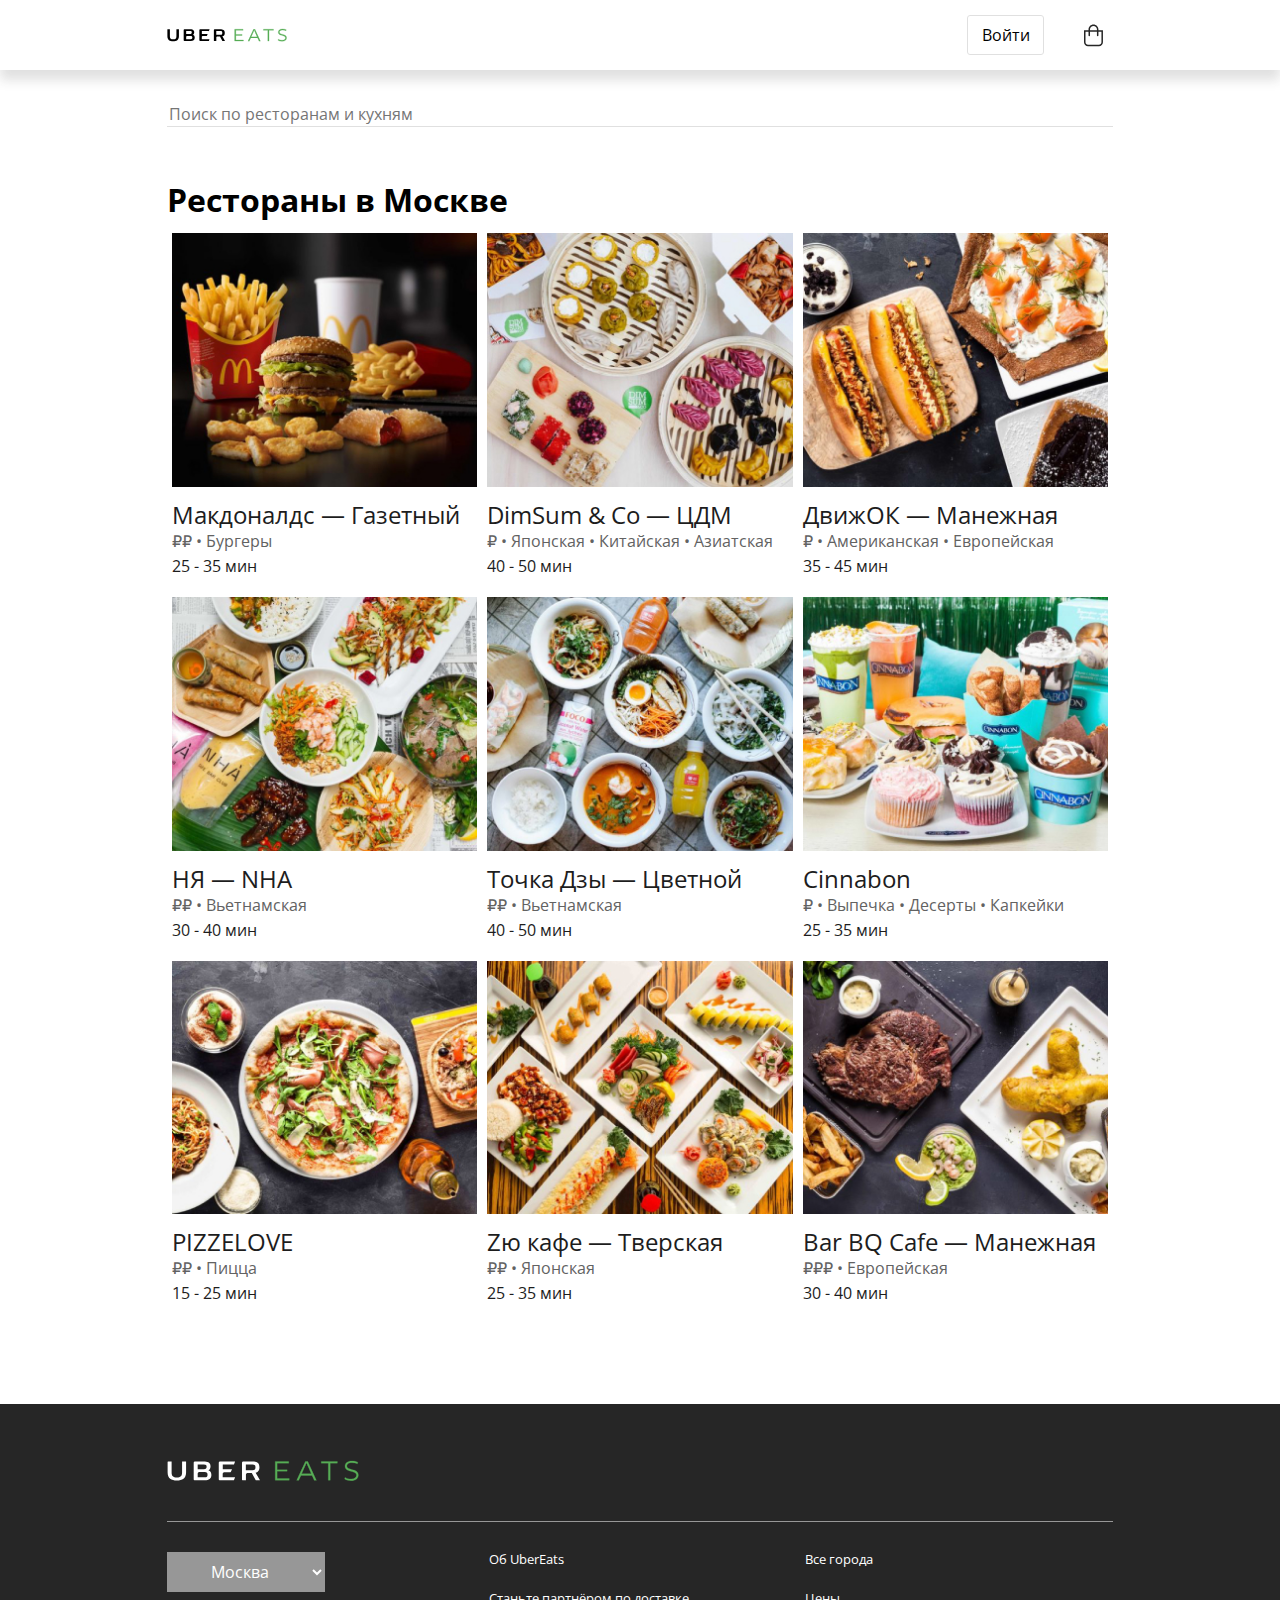
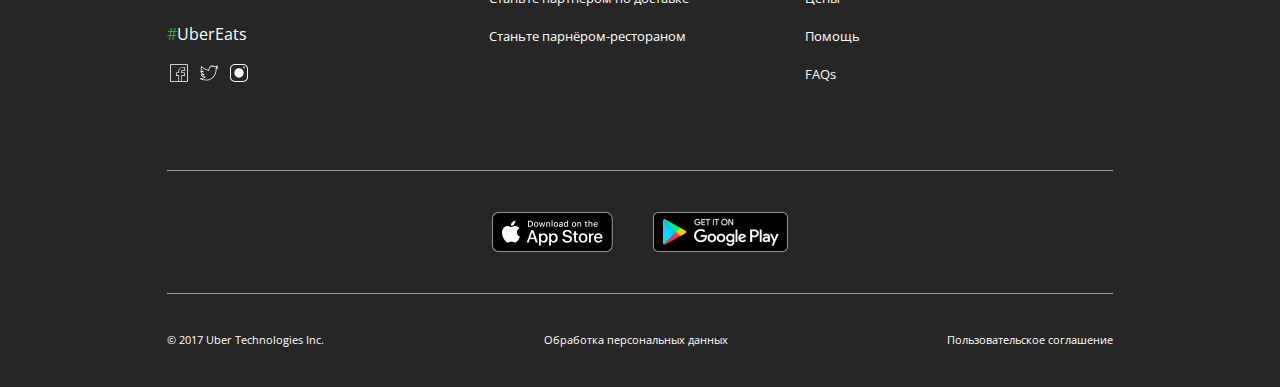
<file: index.html>
<!DOCTYPE html>
<html lang="en">

<head>
	<meta charset="UTF-8">
	<meta http-equiv="X-UA-Compatible" content="IE=edge">
	<meta name="viewport" content="width=device-width, initial-scale=1.0, maximum-scale=1.0, user-scalable=0">
	<link rel="preconnect" href="https://fonts.googleapis.com">
	<link rel="preconnect" href="https://fonts.gstatic.com" crossorigin>
	<link
		href="https://fonts.googleapis.com/css2?family=Open+Sans:wght@400;600;700;800&family=Rubik:wght@400;700&display=swap"
		rel="stylesheet">
	<link rel="stylesheet" href="css/style.css">
	<title>Uber Eats</title>
</head>

<body>
	<header>
		<div class="content container">
			<img src="img/logo.svg" alt="" class="logo">
			<div class="header__left">
				<button class="enter">Войти</button>
				<img src="img/basket.svg" alt="" class="basket">
			</div>
		</div>
	</header>
	<div class="container">
		<div class="search">
			<input type="text" class="searchButton" placeholder="Поиск по ресторанам и кухням">
		</div>
		<h1>Рестораны в Москве</h1>
		<div class="restaurants">
			<div class="card mac">
				<a href="restaurant.html">
					<img src="img/Mac.jpg" alt="" class="card__img">
				</a>
				<a href="restaurant.html">
					<h2 class="card__h2">Макдоналдс — Газетный</h2>
				</a>
				<p class="card__class">₽₽ • Бургеры</p>
				<p class="card__time">25 - 35 мин</p>
			</div>
			<div class="card DimSum">
				<a href="restaurant.html">
					<img src="img/DimSum.jpg" alt="" class="card__img">
				</a>
				<a href="restaurant.html">
					<h2 class="card__h2">DimSum & Co — ЦДМ</h2>
				</a>
				<p class="card__class">₽ • Японская • Китайская • Азиатская</p>
				<p class="card__time">40 - 50 мин</p>
			</div>
			<div class="card ДвижОк">
				<a href="restaurant.html">
					<img src="img/ДвижОк.jpg" alt="" class="card__img">
				</a>
				<a href="restaurant.html">
					<h2 class="card__h2">ДвижОК — Манежная</h2>
				</a>
				<p class="card__class">₽ • Американская • Европейская</p>
				<p class="card__time">35 - 45 мин</p>
			</div>
			<div class="card Ня">
				<a href="restaurant.html">
					<img src="img/Ня.jpg" alt="" class="card__img">
				</a>
				<a href="restaurant.html">
					<h2 class="card__h2">НЯ — NHA</h2>
				</a>
				<p class="card__class">₽₽ • Вьетнамская</p>
				<p class="card__time">30 - 40 мин</p>
			</div>
			<div class="card ТочкаДзы">
				<a href="restaurant.html">
					<img src="img/ТочкаДзы.jpg" alt="" class="card__img">
				</a>
				<a href="restaurant.html">
					<h2 class="card__h2">Точка Дзы — Цветной</h2>
				</a>
				<p class="card__class">₽₽ • Вьетнамская</p>
				<p class="card__time">40 - 50 мин</p>
			</div>
			<div class="card cinnabon">
				<a href="restaurant.html">
					<img src="img/cinnabon.jpg" alt="" class="card__img">
				</a>
				<a href="restaurant.html">
					<h2 class="card__h2">Cinnabon</h2>
				</a>
				<p class="card__class">₽ • Выпечка • Десерты • Капкейки</p>
				<p class="card__time">25 - 35 мин</p>
			</div>
			<div class="card pizzelove">
				<a href="restaurant.html">
					<img src="img/pizzelove.jpg" alt="" class="card__img">
				</a>
				<a href="restaurant.html">
					<h2 class="card__h2">PIZZELOVE</h2>
				</a>
				<p class="card__class">₽₽ • Пицца</p>
				<p class="card__time">15 - 25 мин</p>
			</div>
			<div class="card ZюКафе">
				<a href="restaurant.html">
					<img src="img/ZюКафе.jpg" alt="" class="card__img">
				</a>
				<a href="restaurant.html">
					<h2 class="card__h2">Zю кафе — Тверская</h2>
				</a>
				<p class="card__class">₽₽ • Японская</p>
				<p class="card__time">25 - 35 мин</p>
			</div>
			<div class="card BarBQCafe">
				<a href="restaurant.html">
					<img src="img/BarBQCafe.jpg" alt="" class="card__img">
				</a>
				<a href="restaurant.html">
					<h2 class="card__h2">Bar BQ Cafe — Манежная</h2>
				</a>
				<p class="card__class">₽₽₽ • Европейская</p>
				<p class="card__time">30 - 40 мин</p>
			</div>
		</div>
	</div>
	<footer>
		<div class="black__content container">
			<img src="img/white-logo.svg" alt="" class="white-logo">
			<div class="about">
				<div class="block1">
					<select name="" id="">
						<option> Москва</option>
						<option>Санкт-Петербург</option>
					</select>
					<p class="tag"><span>#</span>UberEats</p>
					<div class="media">
						<img src="img/facebook.svg" alt="" class="media__img">
						<img src="img/twitter.svg" alt="" class="media__img">
						<img src="img/instagram.svg" alt="" class="media__img">
					</div>
				</div>
				<div class="block2">
					<p class="partner">Об UberEats</p>
					<p class="partner">Станьте партнёром по доставке</p>
					<p class="partner">Станьте парнёром-рестораном</p>
				</div>
				<div class="block3">
					<p class="faqs">Все города</p>
					<p class="faqs">Цены</p>
					<p class="faqs">Помощь</p>
					<p class="faqs">FAQs</p>
				</div>
			</div>
			<div class="download">
				<div class="stores">
					<img src="img/appStore.png" alt="" class="appStore">
					<img src="img/Google.png" alt="" class="googlePlay">
				</div>
			</div>
			<div class="text">
				<p class="text__p">© 2017 Uber Technologies Inc.</p>
				<p class="text__p">Обработка персональных данных</p>
				<p class="text__p">Пользовательское соглашение</p>
			</div>
		</div>
	</footer>
	<a class="back_to_top" title="Наверх">↑</a>
	<script src="http://ajax.googleapis.com/ajax/libs/jquery/1.7.1/jquery.min.js"></script>
	<script src="script/script.js"></script>
</body>
</file>
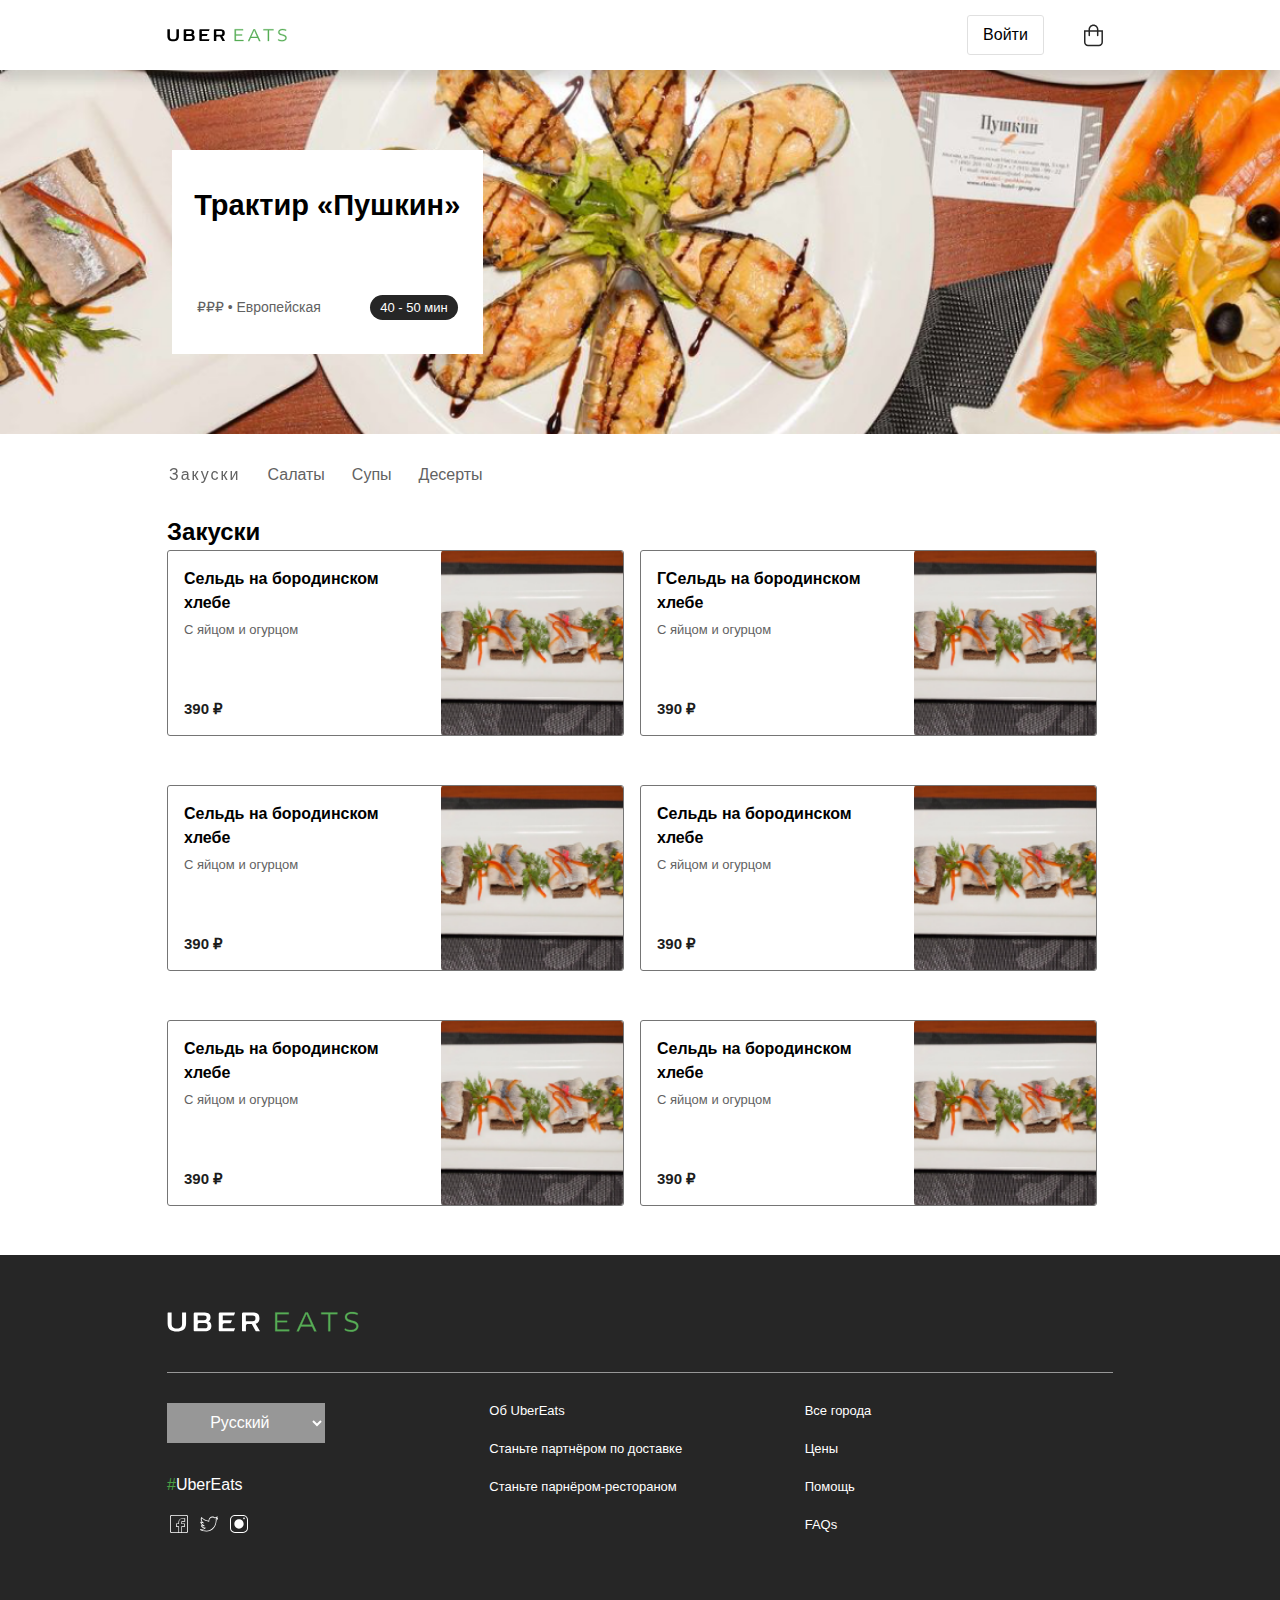
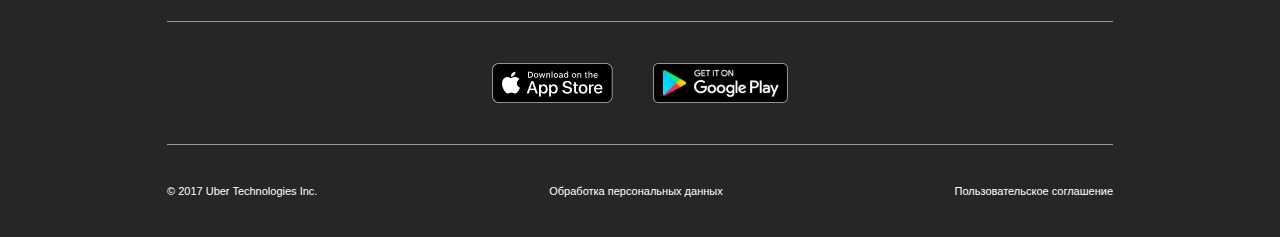
<file: restaurant.html>
<!DOCTYPE html>
<html lang="en">

<head>
	<meta charset="UTF-8">
	<meta http-equiv="X-UA-Compatible" content="IE=edge">
	<meta name="viewport" content="width=device-width, initial-scale=1.0, maximum-scale=1.0, user-scalable=0">
	<link rel="stylesheet" href="css/style.css">
	<title>Pushkin</title>
</head>

<body>
	<header>
		<div class="content container">
			<img src="img/logo.svg" alt="" class="logo">
			<div class="header__left">
				<button class="enter">Войти</button>
				<img src="img/basket.svg" alt="" class="basket">
			</div>
		</div>
	</header>
	<div class="pushkin-restaurant__head">
		<div class="container">
			<div class="pushkin__head">
				<div class="pushkin__info">
					<h2 class="pushkin__h2">Трактир «Пушкин»</h2>
					<div class="poushkin__intelligence">
						<div class="pushkin__prise">₽₽₽ • Европейская</div>
						<div class="pushkin__time">
							<p class="pushkin__p">40 - 50 мин</p>
						</div>
					</div>
				</div>
			</div>

		</div>

	</div>
	<div class="pushkin__filter container">
		<ul class="puskin__menu">
			<a href="" class="block__title">
				<li class="pushkin__li ">Закуски</li>
			</a>
			<a href="" class="root">
				<li class="pushkin__li">Салаты</li>
			</a>
			<a href="" class="root">
				<li class="pushkin__li">Супы</li>
			</a>
			<a href="" class="root">
				<li class="pushkin__li">Десерты</li>
			</a>
		</ul>
	</div>
	<div class="container">
		<h2 class="snack__h2">Закуски</h2>
	</div>
	<div class="pushkin__snacks">


		<div class="card-dish">
			<div class="cadr-dish-block1">
				<h3 class="card-dish__name">Сельдь на бородинском хлебе</h3>
				<p class="card-dish__ingridients">С яйцом и огурцом</p>
				<p class="card-dish__price">390 ₽</p>
			</div>
			<img src="img/herring.png" alt="" class="card-dish__img">
		</div>
		<div class="card-dish">
			<div class="cadr-dish-block1">
				<h3 class="card-dish__name">ГСельдь на бородинском хлебе</h3>
				<p class="card-dish__ingridients">С яйцом и огурцом</p>
				<p class="card-dish__price">390 ₽</p>
			</div>
			<img src="img/herring.png" alt="" class="card-dish__img">
		</div>
		<div class="card-dish">
			<div class="cadr-dish-block1">
				<h3 class="card-dish__name">Сельдь на бородинском хлебе</h3>
				<p class="card-dish__ingridients">С яйцом и огурцом</p>
				<p class="card-dish__price">390 ₽</p>
			</div>
			<img src="img/herring.png" alt="" class="card-dish__img">
		</div>
		<div class="card-dish">
			<div class="cadr-dish-block1">
				<h3 class="card-dish__name">Сельдь на бородинском хлебе</h3>
				<p class="card-dish__ingridients">С яйцом и огурцом</p>
				<p class="card-dish__price">390 ₽</p>
			</div>
			<img src="img/herring.png" alt="" class="card-dish__img">
		</div>
		<div class="card-dish">
			<div class="cadr-dish-block1">
				<h3 class="card-dish__name">Сельдь на бородинском хлебе</h3>
				<p class="card-dish__ingridients">С яйцом и огурцом</p>
				<p class="card-dish__price">390 ₽</p>
			</div>
			<img src="img/herring.png" alt="" class="card-dish__img">
		</div>
		<div class="card-dish">
			<div class="cadr-dish-block1">
				<h3 class="card-dish__name">Сельдь на бородинском хлебе</h3>
				<p class="card-dish__ingridients">С яйцом и огурцом</p>
				<p class="card-dish__price">390 ₽</p>
			</div>
			<img src="img/herring.png" alt="" class="card-dish__img">
		</div>

	</div>
	<footer>
		<div class="black__content container">
			<img src="/img/white-logo.svg" alt="" class="white-logo">
			<div class="about">
				<div class="block1">
					<select name="" id="">
						<option> Русский</option>
						<option>Английский</option>
					</select>
					<p class="tag"><span>#</span>UberEats</p>
					<div class="media">
						<img src="/img/facebook.svg" alt="" class="media__img">
						<img src="/img/twitter.svg" alt="" class="media__img">
						<img src="/img/instagram.svg" alt="" class="media__img">
					</div>
				</div>
				<div class="block2">
					<p class="partner">Об UberEats</p>
					<p class="partner">Станьте партнёром по доставке</p>
					<p class="partner">Станьте парнёром-рестораном</p>
				</div>
				<div class="block3">
					<p class="faqs">Все города</p>
					<p class="faqs">Цены</p>
					<p class="faqs">Помощь</p>
					<p class="faqs">FAQs</p>
				</div>
			</div>
			<div class="download">
				<div class="stores">
					<img src="/img/appStore.png" alt="" class="appStore">
					<img src="/img/Google.png" alt="" class="googlePlay">
				</div>
			</div>
			<div class="text">
				<p class="text__p">© 2017 Uber Technologies Inc.</p>
				<p class="text__p">Обработка персональных данных</p>
				<p class="text__p">Пользовательское соглашение</p>
			</div>
		</div>
	</footer>
	<a class="back_to_top" title="Наверх">↑</a>
	<script src="http://ajax.googleapis.com/ajax/libs/jquery/1.7.1/jquery.min.js"></script>
	<script src="script/script.js"></script>
</body>

</html>
</file>
<file: css/style.css>
*,
*::before,
*::after {
  box-sizing: border-box;
}

ul[class],
ol[class] {
  padding: 0;
}

body,
h1,
h2,
h3,
h4,
p,
ul[class],
ol[class],
li,
figure,
figcaption,
blockquote,
dl,
dd {
  margin: 0;
}

body {
  min-height: 100vh;
  scroll-behavior: smooth;
  text-rendering: optimizeSpeed;
  line-height: 1.5;
}
ul[class],
ol[class] {
  list-style: none;
}

a:not([class]) {
  text-decoration-skip-ink: auto;
}

img {
  max-width: 100%;
  display: block;
}

article > * + * {
  margin-top: 1em;
}

input,
button,
textarea,
select {
  font: inherit;
}

@media (prefers-reduced-motion: reduce) {
  * {
    animation-duration: 0.01ms !important;
    animation-iteration-count: 1 !important;
    transition-duration: 0.01ms !important;
    scroll-behavior: auto !important;
  }
}

html {
	font-family: -apple-system, BlinkMacSystemFont, 'Segoe UI', Roboto, Oxygen, Ubuntu, Cantarell, 'Open Sans', 'Helvetica Neue', sans-serif;
}

.container {
	max-width: 956px;
	margin: 0 auto;
	padding: 0 5px;
}
@media (max-width:768px){
	.container{
		max-width: none;
		margin: 0px auto;
	}
}
header {
	position: sticky;
	top: 0;
	padding: 15px 0;
	background-color: #fff;
	-webkit-box-shadow: 0px 10px 11px 0px rgba(50, 50, 50, 0.15);
	-moz-box-shadow:    0px 10px 11px 0px rgba(50, 50, 50, 0.15);
	box-shadow:         0px 10px 11px 0px rgba(50, 50, 50, 0.15);
}
.content {
	position: sticky;
	top: 0;
	display: flex;
	justify-content: space-between;
}
.header__left {
	display: flex;
}
.enter {
	background-color: #fff;
	color: black;
	border-radius: 3px;
	border: 1px solid #E0E0E0;
	width: 77px;
	height: 40px;
	margin: 0 20px;
	font-weight: medium;
	size: 13px;
}
.enter:hover {
	background-color: #E0E0E0;
	transition-duration: 0.5s;
}
.basket {
	margin: 0 10px 0 20px;
}
.search {
	margin-top: 32px;
}
.searchButton {
	height: 100%;
	width: 100%;
	border: none;
	border-bottom: 1px solid #E0E0E0;
	color: #808080;
	outline: none;
}

.searchButton:focus {
	color: black;
}

h1 {
 padding: 56px 0px 16px 0px;
 size: 22px;
 line-height: 34px; 
}
@media (max-width: 768px){
	h1 {
		padding: 30px 0px 16px 0px;
	}
}
@media (max-width: 501px){
	h1 {
		padding: 15px 0px 15px 0px;
	}
	
}
a {
	text-decoration: none;
}
.restaurants {
	display: grid;
	grid-template-columns: 1fr 1fr 1fr;
	padding-bottom: 80px;
	
}
@media (max-width: 768px){
	.restaurants {
		grid-template-columns: 1fr 1fr;
		margin: auto;
		padding-bottom: 20px;
	}
}
@media (max-width: 501px){
	.restaurants {
		grid-template-columns: 1fr;
		padding-bottom: 0px;
	}
}
.card {
	margin: 0 5px;
}

.card__img {
	width: 100%;
}
.card__h2 {
	color: #1D1D1D;
	font-weight: 400;
	size: 16px;
	padding: 16px 0 4px 0;
	line-height: 24px;
}
.card__class {
	color: #626262;
	font-weight: 400;
	size: 14px;
	padding-bottom: 4px;
	line-height: 21px;
}
.card__time {
	color: #1D1D1D;
	font-weight: 400;
	size: 13px;
	padding-bottom: 20px;
	line-height: 21px;
}

footer {
	background-color: #262626;
}

.white-logo {
	padding: 56px 0 40px 0;
}

@media (max-width: 768px){
	.white-logo {
		padding: 30px 0;
	}
}

.about {
	color: #fff;
	display: grid;
	grid-template-columns: 1fr 1fr 1fr;
	padding-top: 30px;
	padding-bottom: 30px;
	border-top: 1px solid #979797;
}
@media (max-width: 768px){
	.about {
		display: flex;
		justify-content: space-around;
	}
}
@media (max-width: 501px){
	.about {
		display: flow-root;
		justify-content: center;
		padding-bottom: 10px;
	}	
}
select {
	color: #fff;
	background-color: #979797;
	border: none;
	width: 50%;
	height: 40px;
	text-align: center;
}
@media (max-width: 768px){
	select {
		width: 100%;
	}
}
@media (max-width: 501px){
	select {
		width: 70%;
	}	
}
span {
	color: #49A144;
}
.tag {
	Font-size: 16px;
	Line-height: 18.75px;
	padding-top: 33px;
}

.media {
	display: flex;
	padding: 17px 0 55px 0;
}
@media (max-width: 501px){
	.media {
		padding: 20px 0;
	}
}
.media__img {
	margin: 0 3px;
}
.media__img:first-child {
	margin-left: 0px;
}
.block2 {
	padding-left: 7px;
}
@media (max-width: 768px){
	.block2 {
		padding-left: 5;
	}	
}
.partner {
	padding: 0 0 23px 0;
	Font-size: 13px;
	Line-height: 15.23px;
}
.block3 {
	padding-left: 7px;
}
@media (max-width: 768px){
	.block3 {
		padding-left: 5;
	}	
}
.faqs {
	padding: 0 0 23px 0;
	Font-size: 13px;
	Line-height: 15.23px;
}
.stores {
	display: flex;
	justify-content: center;
	border-bottom: 1px solid #979797;
	border-top: 1px solid #979797;
}
.appStore {
	padding: 41px 20px;
}
@media (max-width: 501px){
	.appStore{
	padding: 30px 10px;
	}
}
.googlePlay {
	padding: 41px 20px;
}
@media (max-width: 501px){
	.googlePlay {
		padding: 30px 10px;
	}
}
.text {
	padding: 40px 0;
	display: flex;
	justify-content: space-between;
}
@media (max-width: 768px){
	.text {
		padding: 25px 10px;
	}	
}
@media (max-width: 501px){
	.text {
		display: flow-root;
	}
}
.text__p {
	Line-height: 12.89px;
	Font-size: 11px;
	Font-style: Regular;
	color: #FFFFFF;
}
@media (max-width: 501px) {
	.text__p {
		padding: 10px 0;
	}
}
.back_to_top {
	position: fixed;
	bottom: 60px;
	right: 80px;
	z-index: 9999;
	width: 30px;
	height: 30px;
	text-align: center;
	line-height: 30px;
	background: #59BD5A;
	color: #fff;
	cursor: pointer;
	border-radius: 2px;
	display: none;
 }
 @media (max-width: 768px){
	.back_to_top {
		bottom: 60px;
		right: 40px;
	}	
}
@media (max-width: 501px) {
		.back_to_top {
			bottom: 30px;
			right: 30px;
		}
}
 
 .back_to_top:hover {
	opacity: 0.5;
 }
 
 .back_to_top-show {
	display: block;
 }





 .pushkin-restaurant__head {
	background-image: url(/img/pushkin-bg.png) ;
	background-repeat: no-repeat;
	background-position: center;
	background-size: 100%;	
}
@media (max-width: 536px){
	.pushkin-restaurant__head {
		background-position: top;
		
	}
}

.pushkin__head {
	padding-left: 5px;
	height: 364px;
	display: flex;
	align-items: center;
}

.pushkin__info {
	height: 204px;
	width: 33%;
	background-color: #fff;
	display: grid;
	grid-template-columns: 1fr;
}
@media (max-width: 768px){
	.pushkin__info {
		height: 60%;
		width: 50%;
	}
}
@media (max-width: 536px){
	.pushkin__info {
		width: 90%;
		height: 60%;
		margin: auto;
		
	}
}
.poushkin__intelligence {
	display: flex;
	justify-content: space-around;
}
@media (max-width: 536px){
	.poushkin__intelligence {
		flex-direction: column;
		text-align: end;
	}
}
.pushkin__h2 {
	Font-size: 29px;
	Line-height: 42.19px;
	text-align: center;
	margin: auto;
}
@media (max-width: 536px){
	.pushkin__h2 {
		Font-size: 24px;
		Line-height: 28.13px;
	}
	
}
.pushkin__prise {
	Font-size: 14px;
	Line-height: 16.41px;
	color: #626262;
	margin: auto;
}
.pushkin__time {
	padding: 0 10px;
	border-radius: 30px;
	color: #fff;
	background-color: #262626;
	height: 25px;
	Font-size: 13px;
	Line-height: 15.23px;
	margin: auto;
}
.pushkin__p {
	line-height: 26px;
}


.pushkin__filter {
	padding: 32px 0 29px 0;
}
@media (max-width: 536px){
	.pushkin__filter {
		padding-top: 10px;
		justify-content: center;
		margin: auto;
	}

	
}
root {
	visibility: hidden;
	position: relative;
	position: fixed;
	align-items: center;
}
.puskin__menu {
	display: flex;
}
.pushkin__li {
	padding: 0 20px;
	text-decoration: none;
	color: #626262;
	Font-size: 16px;
	Line-height: 18.75px;
}
.pushkin__li:first-child {
	padding-left: 7px;
}
.block__title {
	letter-spacing: 2px;
	position: relative;
}
.block__title::before,
.block__title::after {
	content: '';
	width: 10px;
	height: 1px;
	color: #1D1D1D;
	position: absolute;
	top: 5px;
}
.block__title::before {
	transform: rotate(40deg);
	left: 0;
}
.block__title::after {
	transform: rotate(-40deg);
	left: 0;
}
@media (max-width: 768px) {
	.snack__h2 {
		padding-bottom: 20px;
	}
}
.pushkin__snacks {
	max-width: 956px;
	margin: 0 auto;
	padding: 0 5px;
	display: grid;
	grid-template-columns: 1fr 1fr ;
	
}

@media (max-width: 768px){
	.pushkin__snacks {
		grid-template-columns: 1fr;
		padding: 16px 0 0px 0;
		
	}
}


.card-dish {
	margin: 0 16px 49px 0;
	border: 1px solid #757575;
	border-radius: 3px;
	display: flex;
	justify-content: space-between;
}
@media (max-width: 768px){
	.card-dish {
		height: 102px;
		margin: 0 5px 32px 5px;
		
	}
}
@media (max-width: 536px){
	.card-dish {
		display: grid;
		grid-template-columns: 2fr 1fr;
		margin-bottom: 16px;
		display: flex;
		justify-content: space-between;
	}
}
.cadr-dish-block1 {
	display: flex;
	flex-direction: column;
	padding-right: 15px;
}
@media (max-width: 536px){
	.cadr-dish-block1 {
		height: 102px;
	}
}


.card-dish__name {
	padding: 16px 0 4px 16px;
	Font-size: 16px;
	Line-height: 24px;
}
@media (max-width: 536px){
	.card-dish__name {
		font-size: 14px;
		padding: 0 5px;
	}
}
.card-dish__ingridients {
	padding: 0 0 58px 16px;
	color: #626262;
	Font-size: 13px;
	Line-height: 21px;
}
@media (max-width: 768px){
	.card-dish__ingridients {
		padding: 0 16px;
	}
}
@media (max-width: 536px){
	.card-dish__ingridients {
		padding: 0 5px;
	}
}
.card-dish__price {
	padding: 0 0 16px 16px;
	color: #1D1D1D;
	Font-size: 15px;
	Line-height: 21px;
	font-weight: 700;
}
@media (max-width: 536px) {
	.card-dish__price {
		padding: 0 5px;
		
	}
}
.card-dish__img {
	max-width: 40%;
	height: auto;
}
@media (max-width: 768px){
	.card-dish__img{
		width: auto;
	}
}

@media (max-width: 536px){
	.card-dish__img {
		min-height: 102px;
		width: auto;
	}
}
</file>
